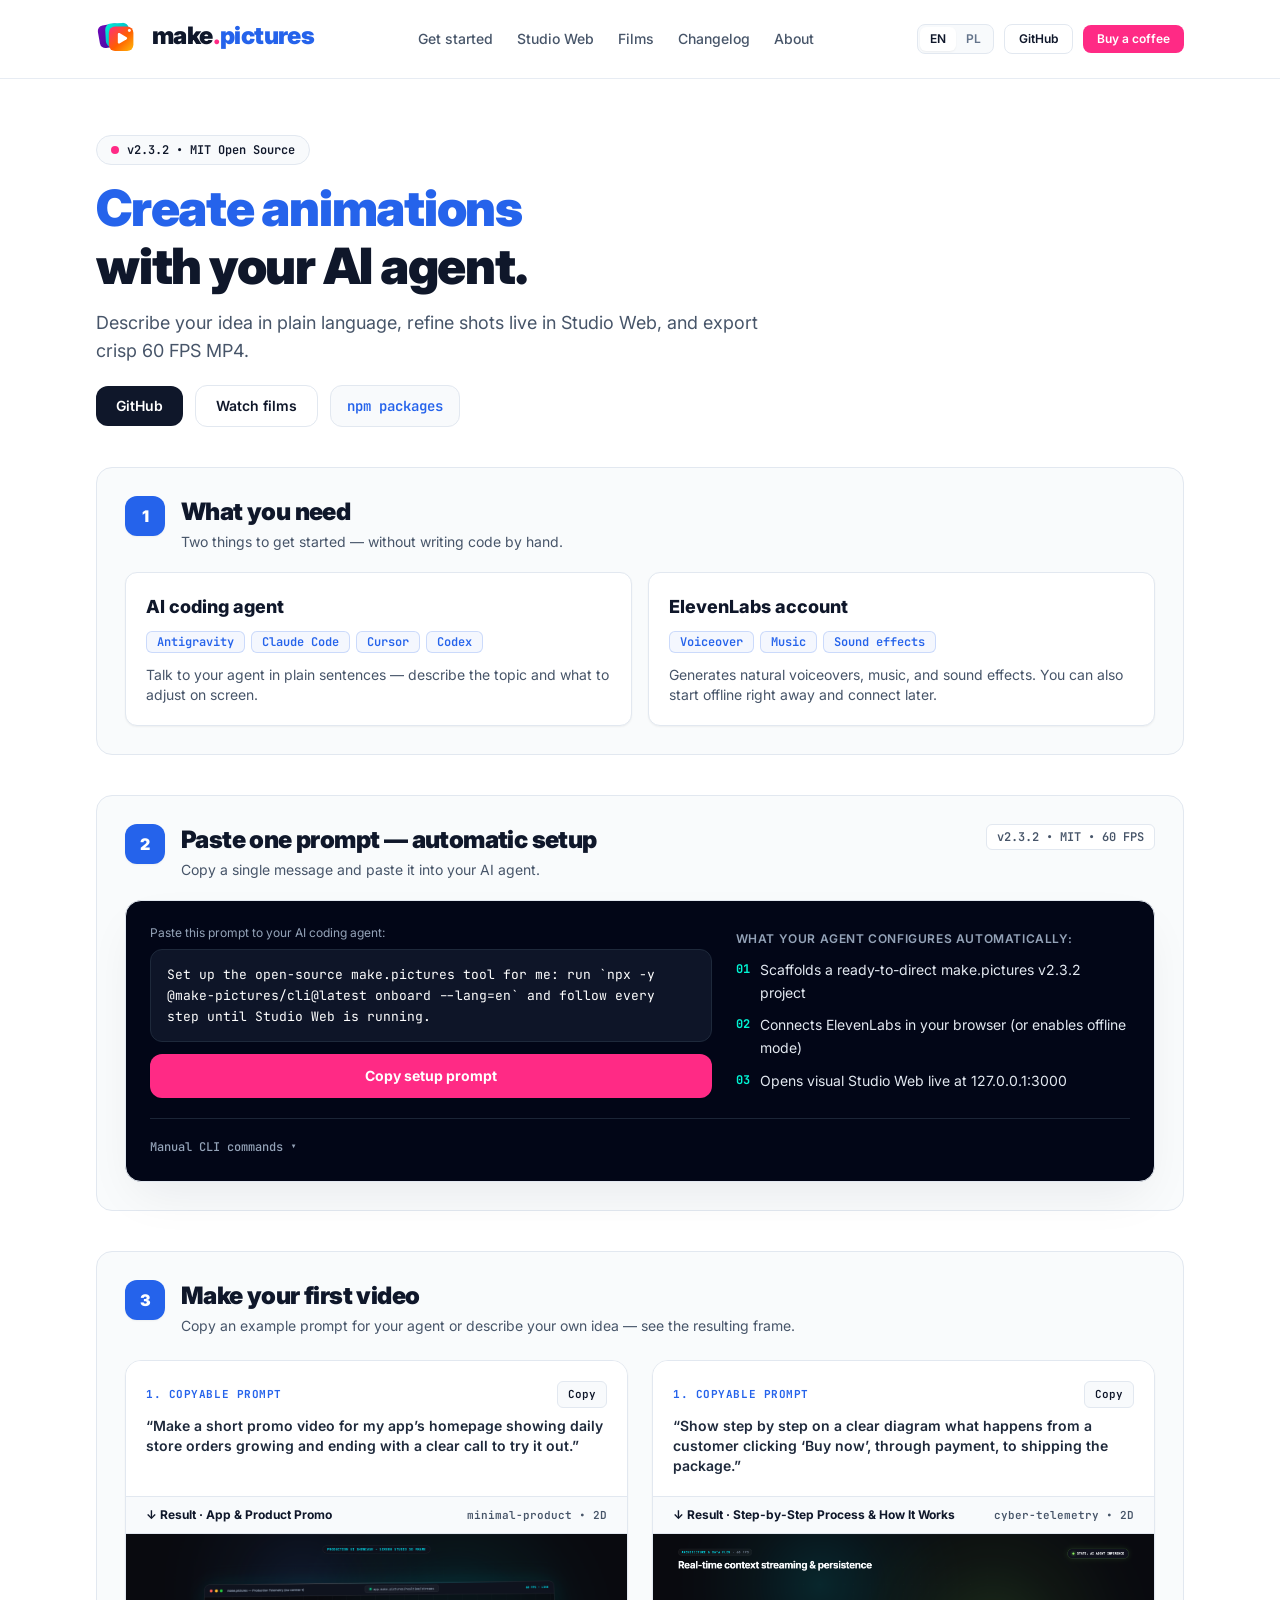
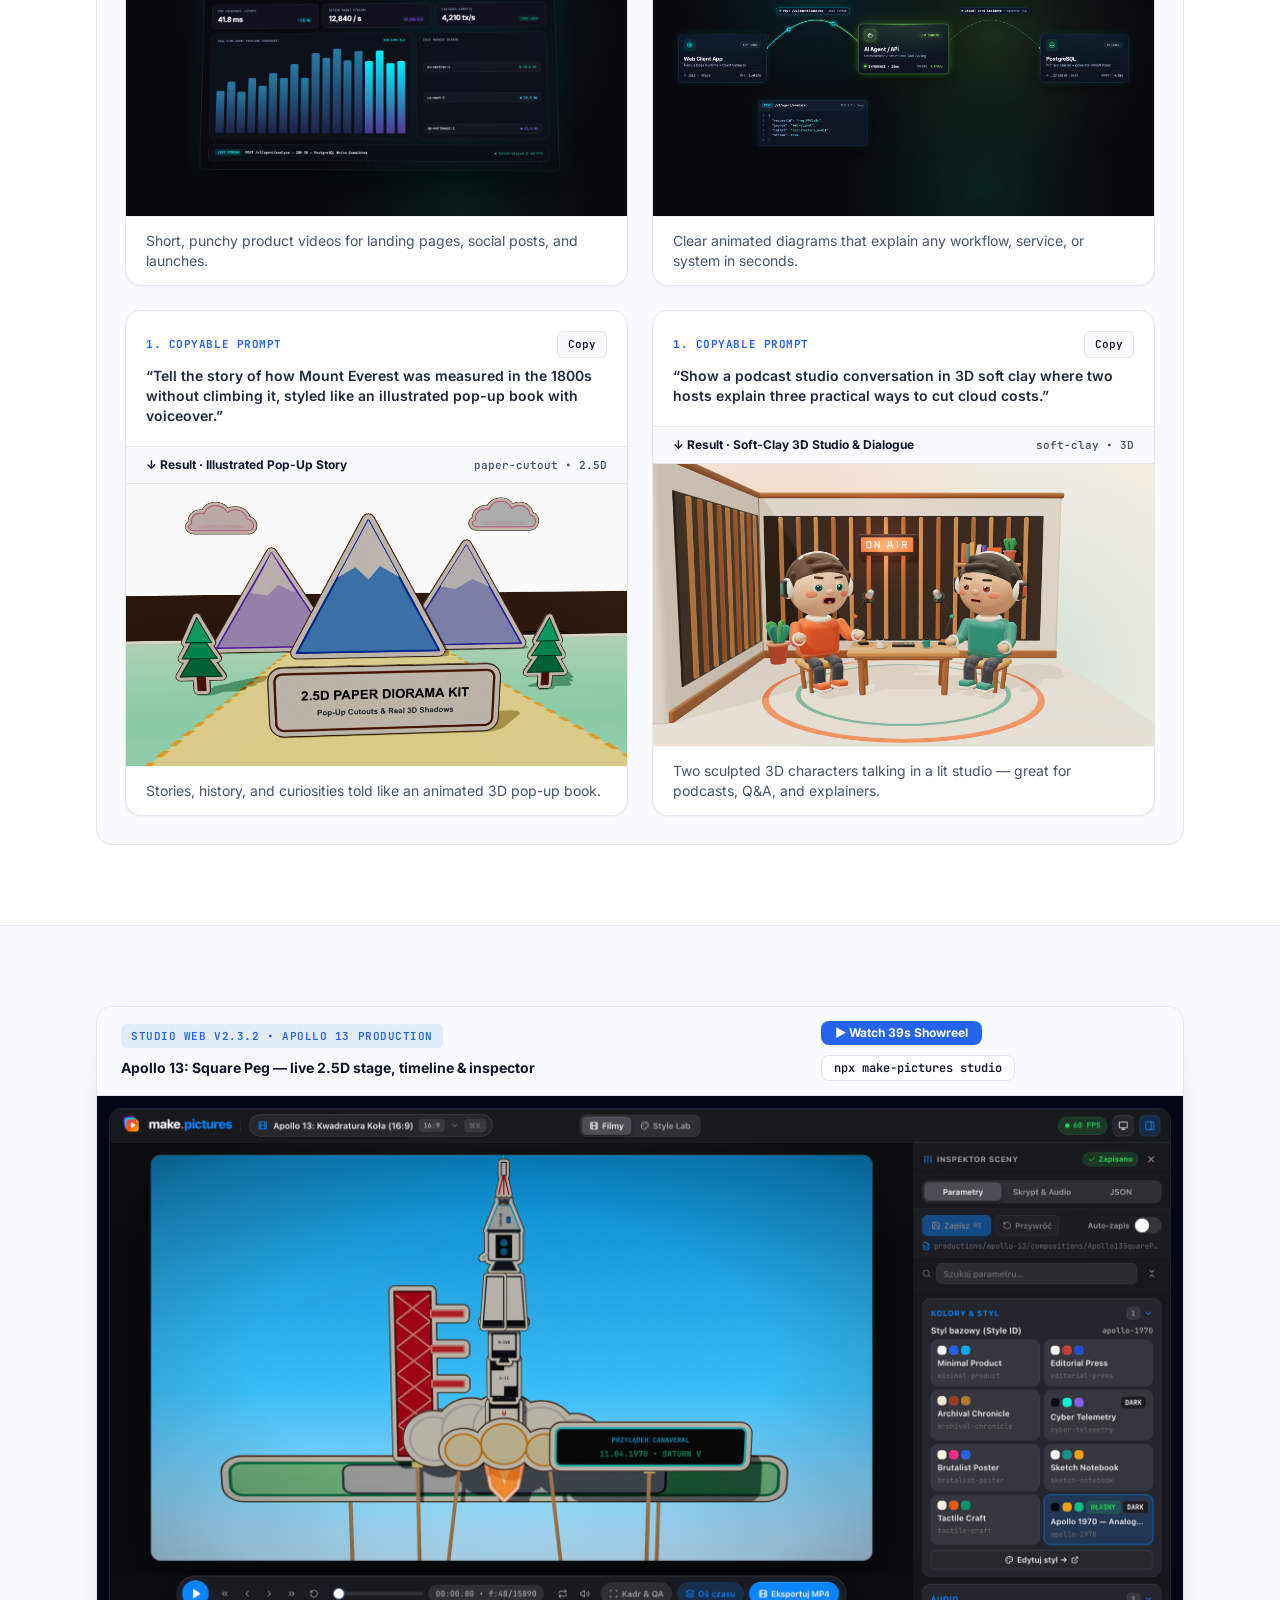
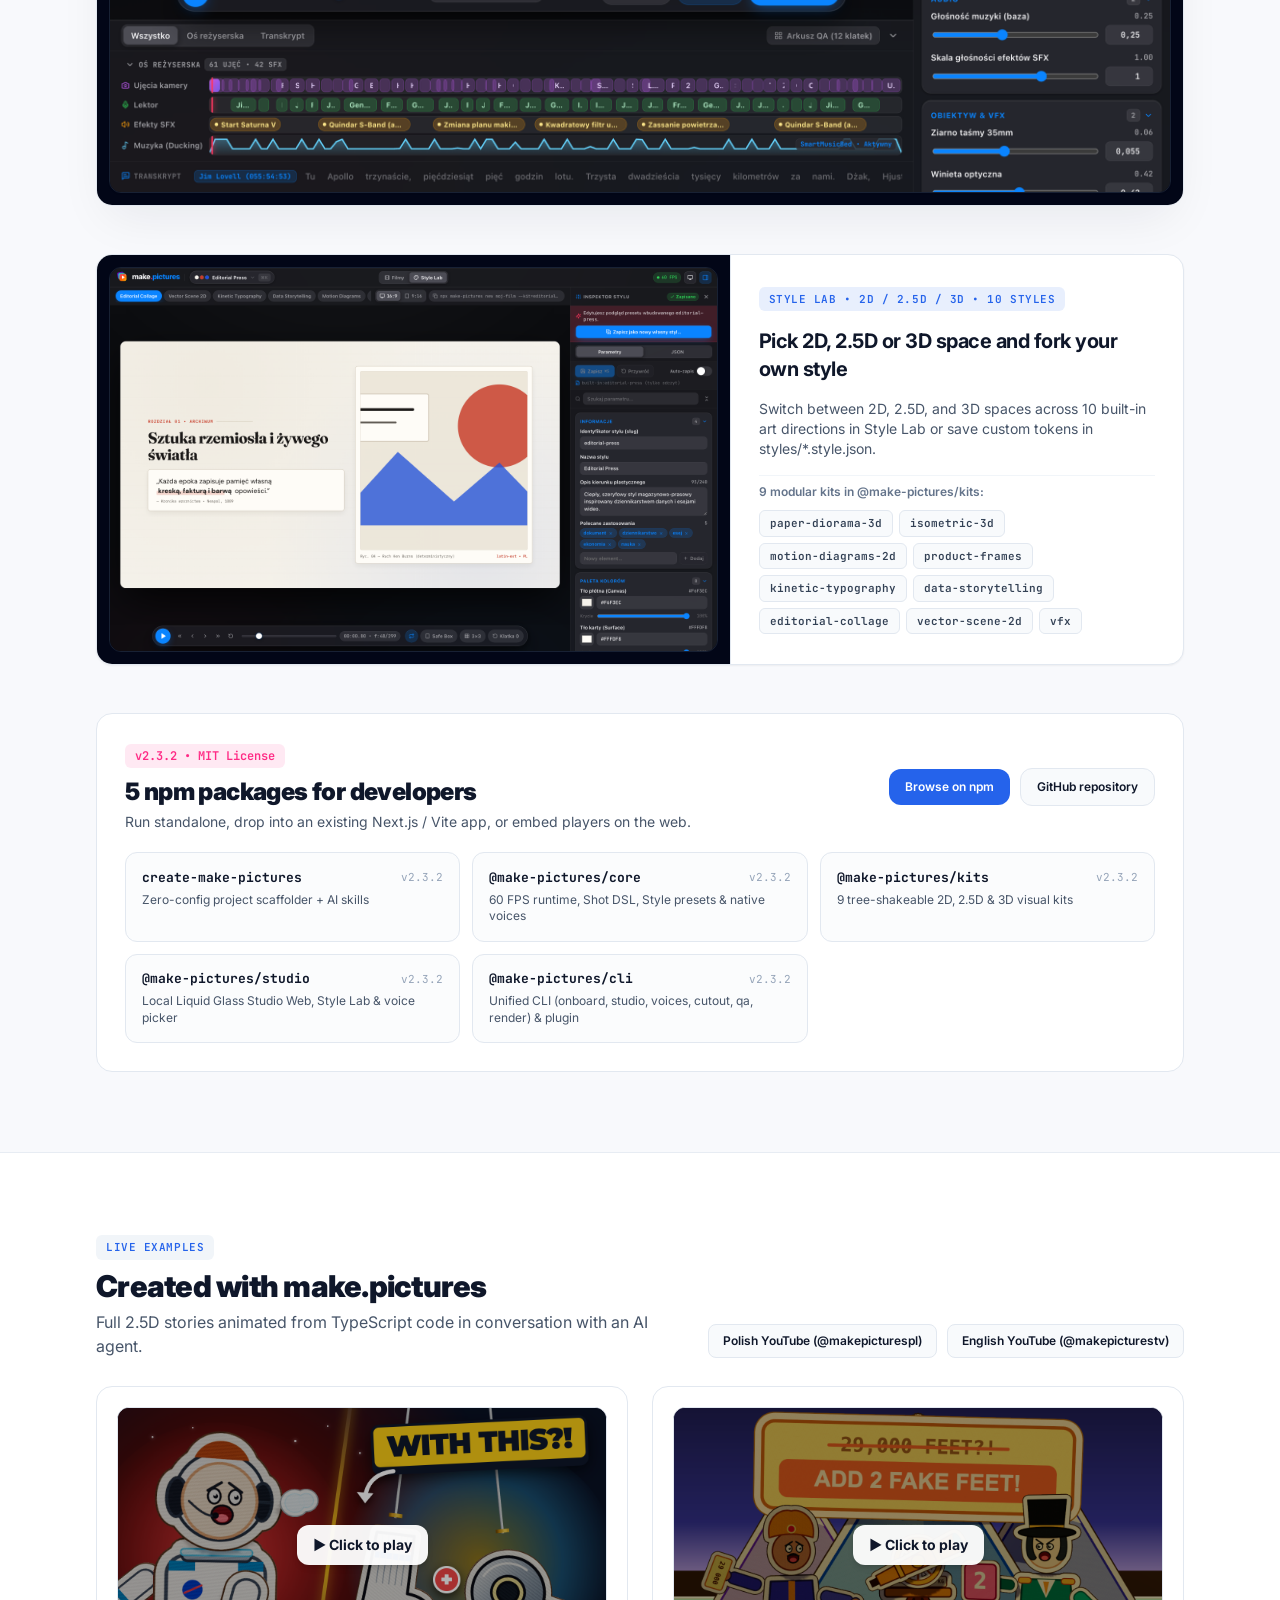
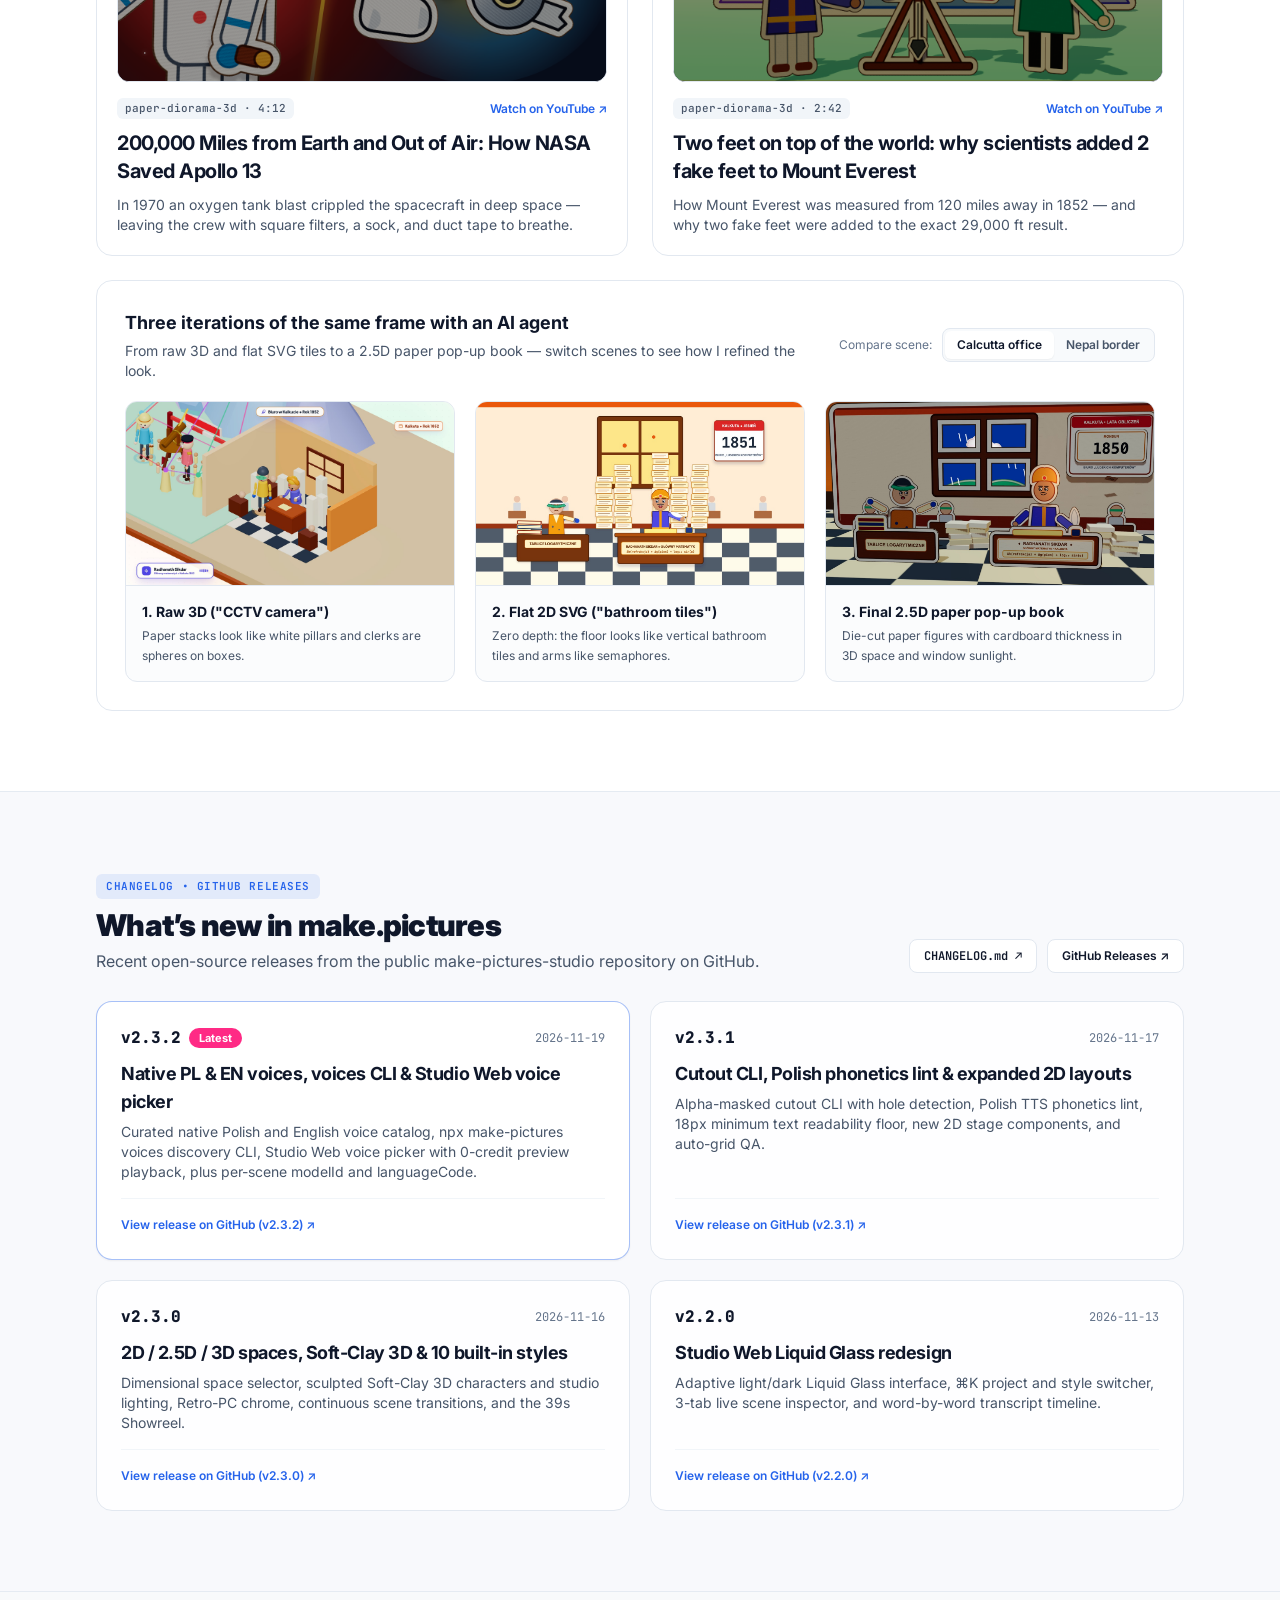
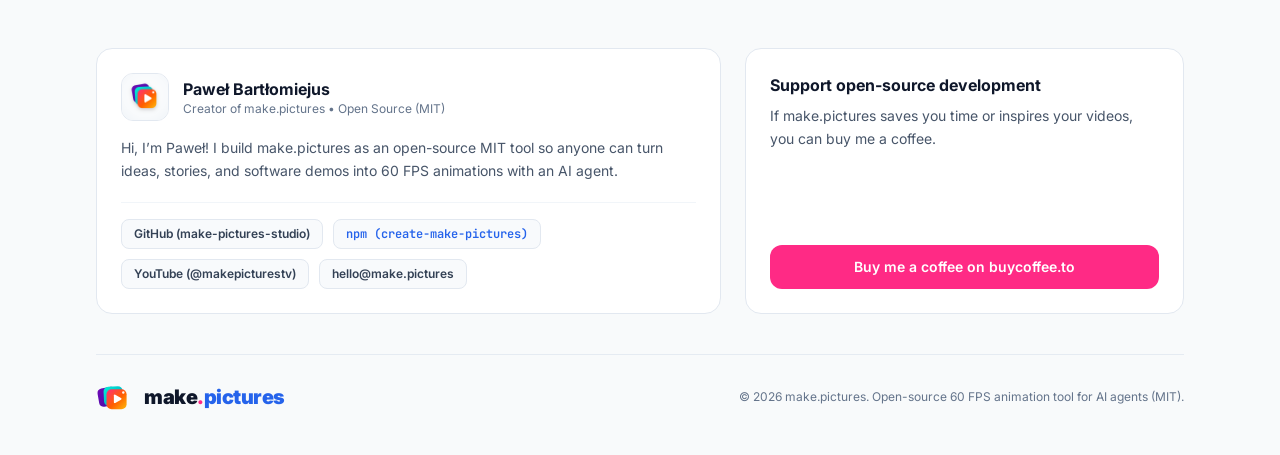
<file: index.html>
<!doctype html>
<html lang="en" class="scroll-smooth">
  <head>
    <meta charset="UTF-8" />
    <meta name="viewport" content="width=device-width, initial-scale=1.0" />
    <title>make.pictures — Create 60 FPS animations with your AI agent (Open Source MIT)</title>
    <meta
      name="description"
      content="Open-source 60 FPS animation tool (MIT). Paste one prompt in Antigravity, Claude Code, or Cursor, preview live in Studio Web, and export crisp MP4."
    />
    <meta property="og:title" content="make.pictures — Create 60 FPS animations with your AI agent" />
    <meta
      property="og:description"
      content="Paste one prompt into your AI coding agent, preview scenes live in Studio Web & Style Lab, and export 60 FPS MP4."
    />
    <meta property="og:image" content="/showcase/studio-apollo-13.png" />
    <link rel="icon" type="image/svg+xml" href="/brand/make-pictures-mark.svg" />
    <link rel="preconnect" href="https://fonts.googleapis.com" />
    <link rel="preconnect" href="https://fonts.gstatic.com" crossorigin />
    <link
      href="https://fonts.googleapis.com/css2?family=Inter:wght@400;500;600;700;800;900&family=JetBrains+Mono:wght@400;500;600;700&display=swap"
      rel="stylesheet"
    />
    <script
      defer
      src="https://cloud.umami.is/script.js"
      data-website-id="d362049c-628e-4a34-8afb-c1a1a47db16b"
    ></script>
    <script type="module" crossorigin src="/assets/index-BexYeAg6.js"></script>
    <link rel="stylesheet" crossorigin href="/assets/index-C5K-pP7N.css">
  </head>
  <body class="overflow-x-hidden bg-white text-brand-ink antialiased selection:bg-brand-coral/15 selection:text-brand-coral">
    <div id="root"></div>
  </body>
</html>
</file>
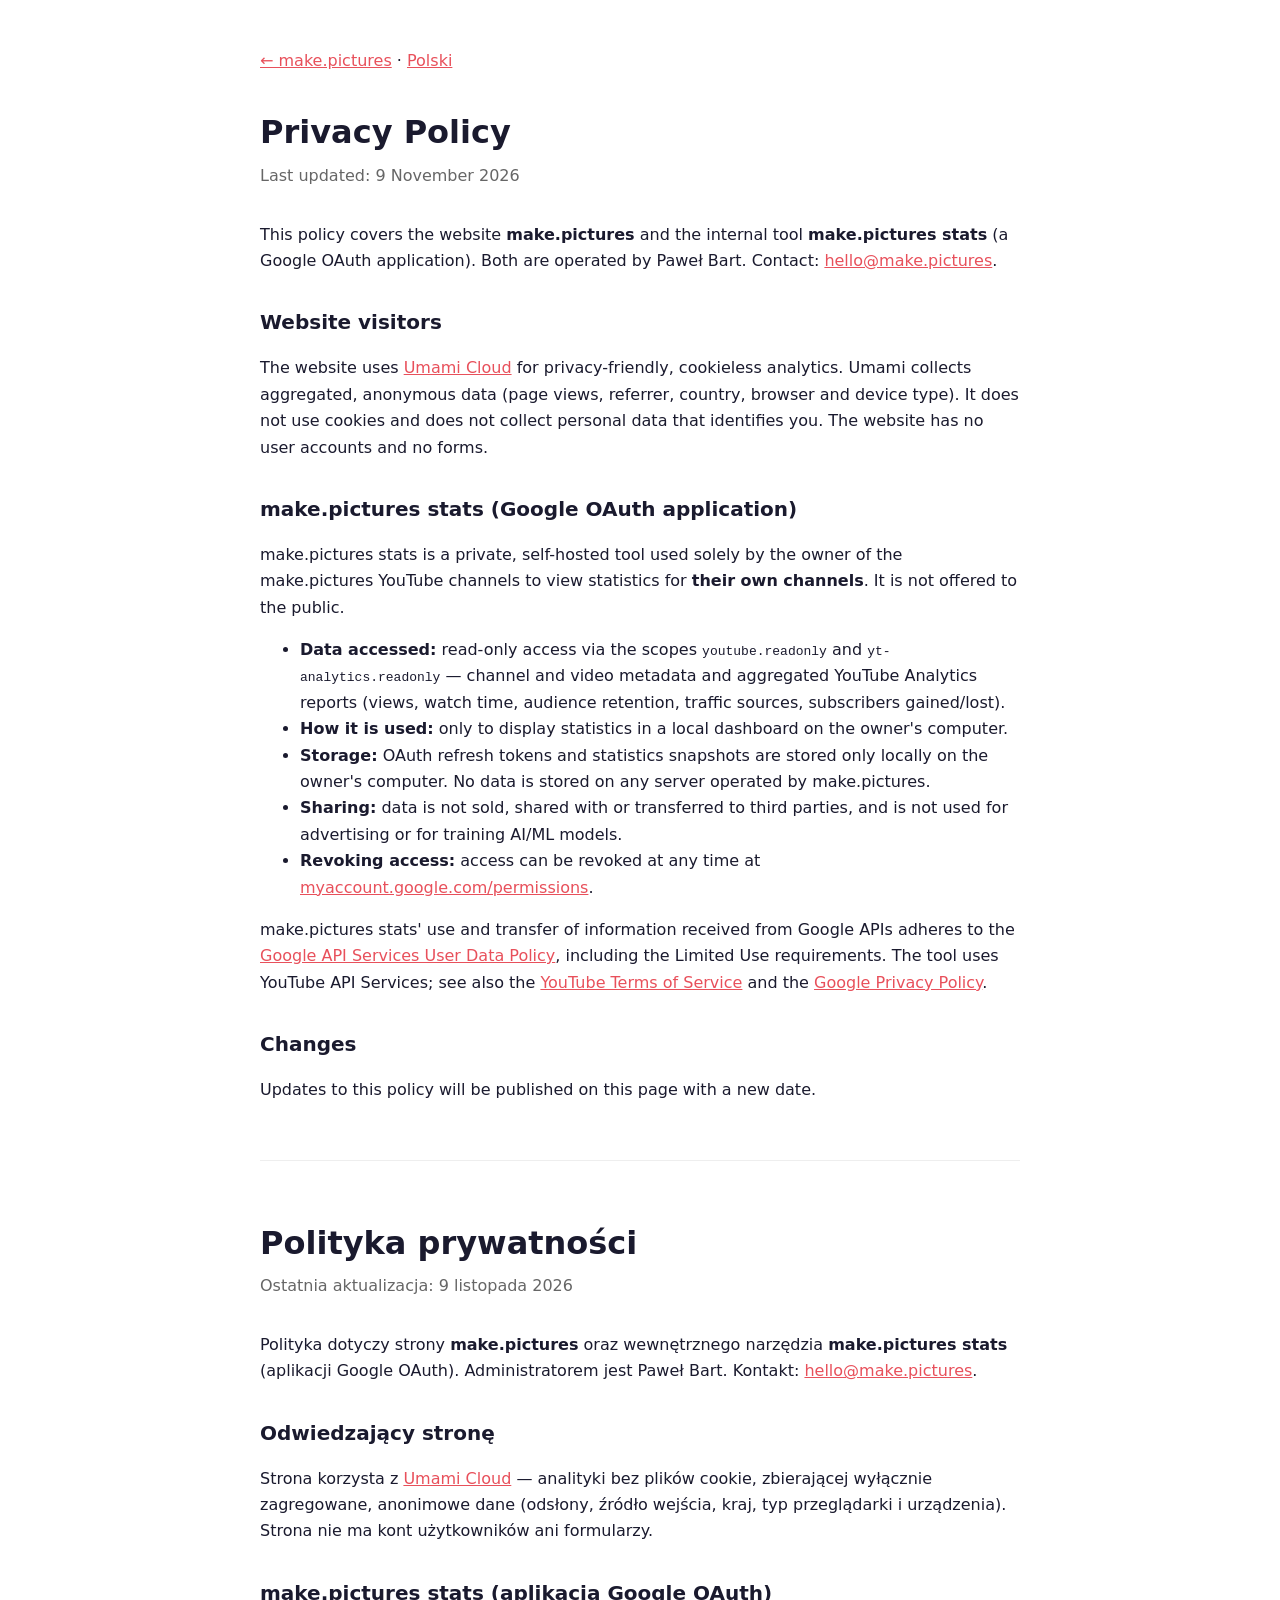
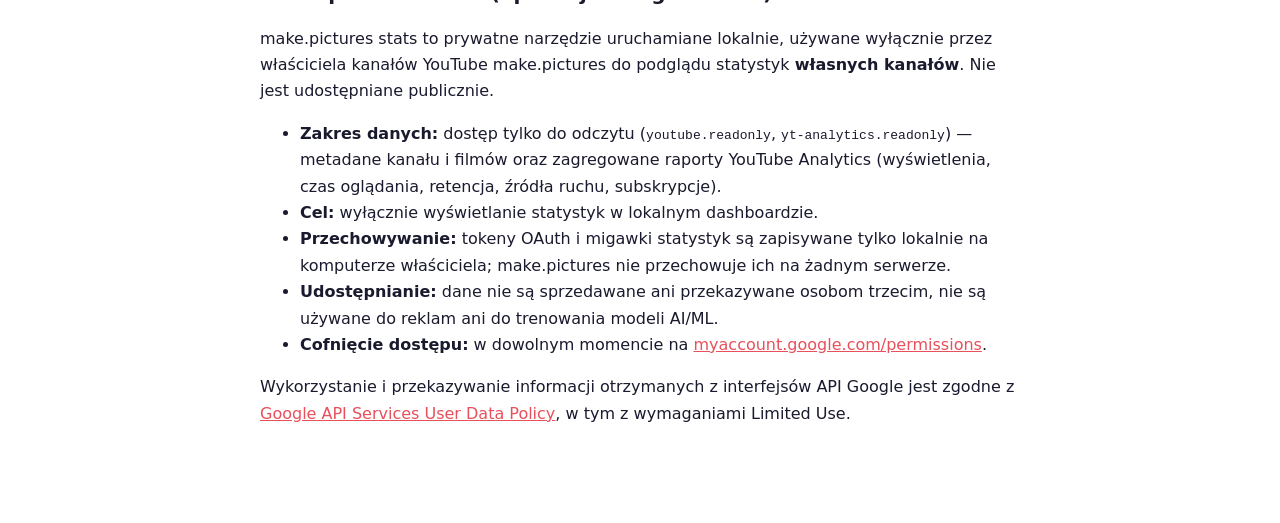
<file: privacy/index.html>
<!doctype html>
<html lang="en">
  <head>
    <meta charset="UTF-8" />
    <meta name="viewport" content="width=device-width, initial-scale=1.0" />
    <title>Privacy Policy — make.pictures</title>
    <meta name="description" content="Privacy policy for the make.pictures website and the make.pictures stats tool." />
    <link rel="icon" type="image/svg+xml" href="/brand/make-pictures-mark.svg" />
    <style>
      :root { color-scheme: light; }
      body {
        margin: 0;
        font-family: Inter, system-ui, -apple-system, 'Segoe UI', Roboto, sans-serif;
        line-height: 1.65;
        color: #1a1a2e;
        background: #fff;
      }
      main { max-width: 760px; margin: 0 auto; padding: 48px 24px 80px; }
      h1 { font-size: 2rem; margin: 0 0 4px; }
      h2 { font-size: 1.25rem; margin: 32px 0 8px; }
      .meta { color: #666; margin: 0 0 32px; }
      a { color: #e8505b; }
      hr { border: 0; border-top: 1px solid #eee; margin: 56px 0; }
      nav { margin-bottom: 32px; }
    </style>
  </head>
  <body>
    <main>
      <nav><a href="/">← make.pictures</a> · <a href="#pl">Polski</a></nav>

      <section lang="en">
        <h1>Privacy Policy</h1>
        <p class="meta">Last updated: 9 November 2026</p>

        <p>
          This policy covers the website <strong>make.pictures</strong> and the internal tool
          <strong>make.pictures stats</strong> (a Google OAuth application). Both are operated by
          Paweł Bart. Contact: <a href="mailto:hello@make.pictures">hello@make.pictures</a>.
        </p>

        <h2>Website visitors</h2>
        <p>
          The website uses <a href="https://umami.is" rel="noopener">Umami Cloud</a> for privacy-friendly,
          cookieless analytics. Umami collects aggregated, anonymous data (page views, referrer, country,
          browser and device type). It does not use cookies and does not collect personal data that
          identifies you. The website has no user accounts and no forms.
        </p>

        <h2>make.pictures stats (Google OAuth application)</h2>
        <p>
          make.pictures stats is a private, self-hosted tool used solely by the owner of the make.pictures
          YouTube channels to view statistics for <strong>their own channels</strong>. It is not offered
          to the public.
        </p>
        <ul>
          <li>
            <strong>Data accessed:</strong> read-only access via the scopes
            <code>youtube.readonly</code> and <code>yt-analytics.readonly</code> — channel and video
            metadata and aggregated YouTube Analytics reports (views, watch time, audience retention,
            traffic sources, subscribers gained/lost).
          </li>
          <li>
            <strong>How it is used:</strong> only to display statistics in a local dashboard on the
            owner's computer.
          </li>
          <li>
            <strong>Storage:</strong> OAuth refresh tokens and statistics snapshots are stored only
            locally on the owner's computer. No data is stored on any server operated by make.pictures.
          </li>
          <li>
            <strong>Sharing:</strong> data is not sold, shared with or transferred to third parties, and
            is not used for advertising or for training AI/ML models.
          </li>
          <li>
            <strong>Revoking access:</strong> access can be revoked at any time at
            <a href="https://myaccount.google.com/permissions" rel="noopener">myaccount.google.com/permissions</a>.
          </li>
        </ul>
        <p>
          make.pictures stats' use and transfer of information received from Google APIs adheres to the
          <a href="https://developers.google.com/terms/api-services-user-data-policy" rel="noopener"
            >Google API Services User Data Policy</a
          >, including the Limited Use requirements. The tool uses YouTube API Services; see also the
          <a href="https://www.youtube.com/t/terms" rel="noopener">YouTube Terms of Service</a> and the
          <a href="https://policies.google.com/privacy" rel="noopener">Google Privacy Policy</a>.
        </p>

        <h2>Changes</h2>
        <p>Updates to this policy will be published on this page with a new date.</p>
      </section>

      <hr />

      <section id="pl" lang="pl">
        <h1>Polityka prywatności</h1>
        <p class="meta">Ostatnia aktualizacja: 9 listopada 2026</p>

        <p>
          Polityka dotyczy strony <strong>make.pictures</strong> oraz wewnętrznego narzędzia
          <strong>make.pictures stats</strong> (aplikacji Google OAuth). Administratorem jest Paweł Bart.
          Kontakt: <a href="mailto:hello@make.pictures">hello@make.pictures</a>.
        </p>

        <h2>Odwiedzający stronę</h2>
        <p>
          Strona korzysta z <a href="https://umami.is" rel="noopener">Umami Cloud</a> — analityki bez
          plików cookie, zbierającej wyłącznie zagregowane, anonimowe dane (odsłony, źródło wejścia, kraj,
          typ przeglądarki i urządzenia). Strona nie ma kont użytkowników ani formularzy.
        </p>

        <h2>make.pictures stats (aplikacja Google OAuth)</h2>
        <p>
          make.pictures stats to prywatne narzędzie uruchamiane lokalnie, używane wyłącznie przez
          właściciela kanałów YouTube make.pictures do podglądu statystyk <strong>własnych kanałów</strong>.
          Nie jest udostępniane publicznie.
        </p>
        <ul>
          <li>
            <strong>Zakres danych:</strong> dostęp tylko do odczytu (<code>youtube.readonly</code>,
            <code>yt-analytics.readonly</code>) — metadane kanału i filmów oraz zagregowane raporty
            YouTube Analytics (wyświetlenia, czas oglądania, retencja, źródła ruchu, subskrypcje).
          </li>
          <li><strong>Cel:</strong> wyłącznie wyświetlanie statystyk w lokalnym dashboardzie.</li>
          <li>
            <strong>Przechowywanie:</strong> tokeny OAuth i migawki statystyk są zapisywane tylko lokalnie
            na komputerze właściciela; make.pictures nie przechowuje ich na żadnym serwerze.
          </li>
          <li>
            <strong>Udostępnianie:</strong> dane nie są sprzedawane ani przekazywane osobom trzecim, nie
            są używane do reklam ani do trenowania modeli AI/ML.
          </li>
          <li>
            <strong>Cofnięcie dostępu:</strong> w dowolnym momencie na
            <a href="https://myaccount.google.com/permissions" rel="noopener">myaccount.google.com/permissions</a>.
          </li>
        </ul>
        <p>
          Wykorzystanie i przekazywanie informacji otrzymanych z interfejsów API Google jest zgodne z
          <a href="https://developers.google.com/terms/api-services-user-data-policy" rel="noopener"
            >Google API Services User Data Policy</a
          >, w tym z wymaganiami Limited Use.
        </p>
      </section>
    </main>
  </body>
</html>
</file>
<file: assets/index-C5K-pP7N.css>
*,:before,:after{--tw-border-spacing-x: 0;--tw-border-spacing-y: 0;--tw-translate-x: 0;--tw-translate-y: 0;--tw-rotate: 0;--tw-skew-x: 0;--tw-skew-y: 0;--tw-scale-x: 1;--tw-scale-y: 1;--tw-pan-x: ;--tw-pan-y: ;--tw-pinch-zoom: ;--tw-scroll-snap-strictness: proximity;--tw-gradient-from-position: ;--tw-gradient-via-position: ;--tw-gradient-to-position: ;--tw-ordinal: ;--tw-slashed-zero: ;--tw-numeric-figure: ;--tw-numeric-spacing: ;--tw-numeric-fraction: ;--tw-ring-inset: ;--tw-ring-offset-width: 0px;--tw-ring-offset-color: #fff;--tw-ring-color: rgb(59 130 246 / .5);--tw-ring-offset-shadow: 0 0 #0000;--tw-ring-shadow: 0 0 #0000;--tw-shadow: 0 0 #0000;--tw-shadow-colored: 0 0 #0000;--tw-blur: ;--tw-brightness: ;--tw-contrast: ;--tw-grayscale: ;--tw-hue-rotate: ;--tw-invert: ;--tw-saturate: ;--tw-sepia: ;--tw-drop-shadow: ;--tw-backdrop-blur: ;--tw-backdrop-brightness: ;--tw-backdrop-contrast: ;--tw-backdrop-grayscale: ;--tw-backdrop-hue-rotate: ;--tw-backdrop-invert: ;--tw-backdrop-opacity: ;--tw-backdrop-saturate: ;--tw-backdrop-sepia: ;--tw-contain-size: ;--tw-contain-layout: ;--tw-contain-paint: ;--tw-contain-style: }::backdrop{--tw-border-spacing-x: 0;--tw-border-spacing-y: 0;--tw-translate-x: 0;--tw-translate-y: 0;--tw-rotate: 0;--tw-skew-x: 0;--tw-skew-y: 0;--tw-scale-x: 1;--tw-scale-y: 1;--tw-pan-x: ;--tw-pan-y: ;--tw-pinch-zoom: ;--tw-scroll-snap-strictness: proximity;--tw-gradient-from-position: ;--tw-gradient-via-position: ;--tw-gradient-to-position: ;--tw-ordinal: ;--tw-slashed-zero: ;--tw-numeric-figure: ;--tw-numeric-spacing: ;--tw-numeric-fraction: ;--tw-ring-inset: ;--tw-ring-offset-width: 0px;--tw-ring-offset-color: #fff;--tw-ring-color: rgb(59 130 246 / .5);--tw-ring-offset-shadow: 0 0 #0000;--tw-ring-shadow: 0 0 #0000;--tw-shadow: 0 0 #0000;--tw-shadow-colored: 0 0 #0000;--tw-blur: ;--tw-brightness: ;--tw-contrast: ;--tw-grayscale: ;--tw-hue-rotate: ;--tw-invert: ;--tw-saturate: ;--tw-sepia: ;--tw-drop-shadow: ;--tw-backdrop-blur: ;--tw-backdrop-brightness: ;--tw-backdrop-contrast: ;--tw-backdrop-grayscale: ;--tw-backdrop-hue-rotate: ;--tw-backdrop-invert: ;--tw-backdrop-opacity: ;--tw-backdrop-saturate: ;--tw-backdrop-sepia: ;--tw-contain-size: ;--tw-contain-layout: ;--tw-contain-paint: ;--tw-contain-style: }*,:before,:after{box-sizing:border-box;border-width:0;border-style:solid;border-color:#e5e7eb}:before,:after{--tw-content: ""}html,:host{line-height:1.5;-webkit-text-size-adjust:100%;-moz-tab-size:4;-o-tab-size:4;tab-size:4;font-family:Inter,-apple-system,BlinkMacSystemFont,sans-serif;font-feature-settings:normal;font-variation-settings:normal;-webkit-tap-highlight-color:transparent}body{margin:0;line-height:inherit}hr{height:0;color:inherit;border-top-width:1px}abbr:where([title]){-webkit-text-decoration:underline dotted;text-decoration:underline dotted}h1,h2,h3,h4,h5,h6{font-size:inherit;font-weight:inherit}a{color:inherit;text-decoration:inherit}b,strong{font-weight:bolder}code,kbd,samp,pre{font-family:JetBrains Mono,ui-monospace,SFMono-Regular,monospace;font-feature-settings:normal;font-variation-settings:normal;font-size:1em}small{font-size:80%}sub,sup{font-size:75%;line-height:0;position:relative;vertical-align:baseline}sub{bottom:-.25em}sup{top:-.5em}table{text-indent:0;border-color:inherit;border-collapse:collapse}button,input,optgroup,select,textarea{font-family:inherit;font-feature-settings:inherit;font-variation-settings:inherit;font-size:100%;font-weight:inherit;line-height:inherit;letter-spacing:inherit;color:inherit;margin:0;padding:0}button,select{text-transform:none}button,input:where([type=button]),input:where([type=reset]),input:where([type=submit]){-webkit-appearance:button;background-color:transparent;background-image:none}:-moz-focusring{outline:auto}:-moz-ui-invalid{box-shadow:none}progress{vertical-align:baseline}::-webkit-inner-spin-button,::-webkit-outer-spin-button{height:auto}[type=search]{-webkit-appearance:textfield;outline-offset:-2px}::-webkit-search-decoration{-webkit-appearance:none}::-webkit-file-upload-button{-webkit-appearance:button;font:inherit}summary{display:list-item}blockquote,dl,dd,h1,h2,h3,h4,h5,h6,hr,figure,p,pre{margin:0}fieldset{margin:0;padding:0}legend{padding:0}ol,ul,menu{list-style:none;margin:0;padding:0}dialog{padding:0}textarea{resize:vertical}input::-moz-placeholder,textarea::-moz-placeholder{opacity:1;color:#9ca3af}input::placeholder,textarea::placeholder{opacity:1;color:#9ca3af}button,[role=button]{cursor:pointer}:disabled{cursor:default}img,svg,video,canvas,audio,iframe,embed,object{display:block;vertical-align:middle}img,video{max-width:100%;height:auto}[hidden]:where(:not([hidden=until-found])){display:none}html{font-family:Inter,-apple-system,BlinkMacSystemFont,sans-serif;background-color:#f8fafc;color:#0f172a}.static{position:static}.absolute{position:absolute}.relative{position:relative}.sticky{position:sticky}.inset-0{top:0;right:0;bottom:0;left:0}.top-0{top:0}.z-30{z-index:30}.z-50{z-index:50}.mx-auto{margin-left:auto;margin-right:auto}.mb-1{margin-bottom:.25rem}.mb-2{margin-bottom:.5rem}.mb-2\.5{margin-bottom:.625rem}.mt-0\.5{margin-top:.125rem}.mt-1{margin-top:.25rem}.mt-1\.5{margin-top:.375rem}.mt-10{margin-top:2.5rem}.mt-2{margin-top:.5rem}.mt-2\.5{margin-top:.625rem}.mt-3{margin-top:.75rem}.mt-4{margin-top:1rem}.mt-5{margin-top:1.25rem}.mt-6{margin-top:1.5rem}.mt-7{margin-top:1.75rem}.line-clamp-1{overflow:hidden;display:-webkit-box;-webkit-box-orient:vertical;-webkit-line-clamp:1}.line-clamp-2{overflow:hidden;display:-webkit-box;-webkit-box-orient:vertical;-webkit-line-clamp:2}.block{display:block}.inline-block{display:inline-block}.inline{display:inline}.flex{display:flex}.inline-flex{display:inline-flex}.table{display:table}.grid{display:grid}.hidden{display:none}.aspect-video{aspect-ratio:16 / 9}.h-1\.5{height:.375rem}.h-10{height:2.5rem}.h-11{height:2.75rem}.h-12{height:3rem}.h-14{height:3.5rem}.h-16{height:4rem}.h-2{height:.5rem}.h-2\.5{height:.625rem}.h-3{height:.75rem}.h-3\.5{height:.875rem}.h-4{height:1rem}.h-5{height:1.25rem}.h-52{height:13rem}.h-9{height:2.25rem}.h-full{height:100%}.min-h-screen{min-height:100vh}.w-10{width:2.5rem}.w-11{width:2.75rem}.w-12{width:3rem}.w-14{width:3.5rem}.w-16{width:4rem}.w-2{width:.5rem}.w-2\.5{width:.625rem}.w-3{width:.75rem}.w-3\.5{width:.875rem}.w-4{width:1rem}.w-5{width:1.25rem}.w-9{width:2.25rem}.w-full{width:100%}.min-w-0{min-width:0px}.min-w-\[540px\]{min-width:540px}.max-w-2xl{max-width:42rem}.max-w-3xl{max-width:48rem}.max-w-6xl{max-width:72rem}.max-w-7xl{max-width:80rem}.max-w-xl{max-width:36rem}.flex-1{flex:1 1 0%}.shrink-0{flex-shrink:0}.border-collapse{border-collapse:collapse}.origin-center{transform-origin:center}.transform{transform:translate(var(--tw-translate-x),var(--tw-translate-y)) rotate(var(--tw-rotate)) skew(var(--tw-skew-x)) skewY(var(--tw-skew-y)) scaleX(var(--tw-scale-x)) scaleY(var(--tw-scale-y))}@keyframes spin{to{transform:rotate(360deg)}}.animate-spin{animation:spin 1s linear infinite}.cursor-pointer{cursor:pointer}.select-none{-webkit-user-select:none;-moz-user-select:none;user-select:none}.list-inside{list-style-position:inside}.list-decimal{list-style-type:decimal}.grid-cols-1{grid-template-columns:repeat(1,minmax(0,1fr))}.grid-cols-2{grid-template-columns:repeat(2,minmax(0,1fr))}.grid-cols-3{grid-template-columns:repeat(3,minmax(0,1fr))}.flex-col{flex-direction:column}.flex-wrap{flex-wrap:wrap}.items-start{align-items:flex-start}.items-center{align-items:center}.items-baseline{align-items:baseline}.justify-end{justify-content:flex-end}.justify-center{justify-content:center}.justify-between{justify-content:space-between}.gap-1{gap:.25rem}.gap-1\.5{gap:.375rem}.gap-2{gap:.5rem}.gap-2\.5{gap:.625rem}.gap-3{gap:.75rem}.gap-3\.5{gap:.875rem}.gap-4{gap:1rem}.gap-5{gap:1.25rem}.gap-6{gap:1.5rem}.space-y-1>:not([hidden])~:not([hidden]){--tw-space-y-reverse: 0;margin-top:calc(.25rem * calc(1 - var(--tw-space-y-reverse)));margin-bottom:calc(.25rem * var(--tw-space-y-reverse))}.space-y-1\.5>:not([hidden])~:not([hidden]){--tw-space-y-reverse: 0;margin-top:calc(.375rem * calc(1 - var(--tw-space-y-reverse)));margin-bottom:calc(.375rem * var(--tw-space-y-reverse))}.space-y-10>:not([hidden])~:not([hidden]){--tw-space-y-reverse: 0;margin-top:calc(2.5rem * calc(1 - var(--tw-space-y-reverse)));margin-bottom:calc(2.5rem * var(--tw-space-y-reverse))}.space-y-2>:not([hidden])~:not([hidden]){--tw-space-y-reverse: 0;margin-top:calc(.5rem * calc(1 - var(--tw-space-y-reverse)));margin-bottom:calc(.5rem * var(--tw-space-y-reverse))}.space-y-2\.5>:not([hidden])~:not([hidden]){--tw-space-y-reverse: 0;margin-top:calc(.625rem * calc(1 - var(--tw-space-y-reverse)));margin-bottom:calc(.625rem * var(--tw-space-y-reverse))}.space-y-3>:not([hidden])~:not([hidden]){--tw-space-y-reverse: 0;margin-top:calc(.75rem * calc(1 - var(--tw-space-y-reverse)));margin-bottom:calc(.75rem * var(--tw-space-y-reverse))}.space-y-4>:not([hidden])~:not([hidden]){--tw-space-y-reverse: 0;margin-top:calc(1rem * calc(1 - var(--tw-space-y-reverse)));margin-bottom:calc(1rem * var(--tw-space-y-reverse))}.space-y-5>:not([hidden])~:not([hidden]){--tw-space-y-reverse: 0;margin-top:calc(1.25rem * calc(1 - var(--tw-space-y-reverse)));margin-bottom:calc(1.25rem * var(--tw-space-y-reverse))}.space-y-8>:not([hidden])~:not([hidden]){--tw-space-y-reverse: 0;margin-top:calc(2rem * calc(1 - var(--tw-space-y-reverse)));margin-bottom:calc(2rem * var(--tw-space-y-reverse))}.divide-y>:not([hidden])~:not([hidden]){--tw-divide-y-reverse: 0;border-top-width:calc(1px * calc(1 - var(--tw-divide-y-reverse)));border-bottom-width:calc(1px * var(--tw-divide-y-reverse))}.divide-slate-100>:not([hidden])~:not([hidden]){--tw-divide-opacity: 1;border-color:rgb(241 245 249 / var(--tw-divide-opacity, 1))}.self-start{align-self:flex-start}.overflow-hidden{overflow:hidden}.overflow-x-auto{overflow-x:auto}.overflow-x-hidden{overflow-x:hidden}.scroll-smooth{scroll-behavior:smooth}.truncate{overflow:hidden;text-overflow:ellipsis;white-space:nowrap}.whitespace-nowrap{white-space:nowrap}.whitespace-pre-wrap{white-space:pre-wrap}.break-words{overflow-wrap:break-word}.rounded{border-radius:.25rem}.rounded-2xl{border-radius:1rem}.rounded-full{border-radius:9999px}.rounded-lg{border-radius:.5rem}.rounded-md{border-radius:.375rem}.rounded-xl{border-radius:.75rem}.border{border-width:1px}.border-y{border-top-width:1px;border-bottom-width:1px}.border-b{border-bottom-width:1px}.border-t{border-top-width:1px}.border-dashed{border-style:dashed}.border-amber-200{--tw-border-opacity: 1;border-color:rgb(253 230 138 / var(--tw-border-opacity, 1))}.border-amber-200\/80{border-color:#fde68acc}.border-amber-300{--tw-border-opacity: 1;border-color:rgb(252 211 77 / var(--tw-border-opacity, 1))}.border-blue-100{--tw-border-opacity: 1;border-color:rgb(219 234 254 / var(--tw-border-opacity, 1))}.border-blue-200{--tw-border-opacity: 1;border-color:rgb(191 219 254 / var(--tw-border-opacity, 1))}.border-brand-blue\/20{border-color:#2563eb33}.border-brand-blue\/40{border-color:#2563eb66}.border-emerald-200{--tw-border-opacity: 1;border-color:rgb(167 243 208 / var(--tw-border-opacity, 1))}.border-purple-200{--tw-border-opacity: 1;border-color:rgb(233 213 255 / var(--tw-border-opacity, 1))}.border-rose-200{--tw-border-opacity: 1;border-color:rgb(254 205 211 / var(--tw-border-opacity, 1))}.border-rose-300{--tw-border-opacity: 1;border-color:rgb(253 164 175 / var(--tw-border-opacity, 1))}.border-sky-200{--tw-border-opacity: 1;border-color:rgb(186 230 253 / var(--tw-border-opacity, 1))}.border-slate-100{--tw-border-opacity: 1;border-color:rgb(241 245 249 / var(--tw-border-opacity, 1))}.border-slate-200{--tw-border-opacity: 1;border-color:rgb(226 232 240 / var(--tw-border-opacity, 1))}.border-slate-200\/80{border-color:#e2e8f0cc}.border-slate-300{--tw-border-opacity: 1;border-color:rgb(203 213 225 / var(--tw-border-opacity, 1))}.border-slate-800{--tw-border-opacity: 1;border-color:rgb(30 41 59 / var(--tw-border-opacity, 1))}.border-slate-800\/80{border-color:#1e293bcc}.border-slate-800\/90{border-color:#1e293be6}.bg-\[\#F8FAFC\]{--tw-bg-opacity: 1;background-color:rgb(248 250 252 / var(--tw-bg-opacity, 1))}.bg-amber-100{--tw-bg-opacity: 1;background-color:rgb(254 243 199 / var(--tw-bg-opacity, 1))}.bg-amber-50{--tw-bg-opacity: 1;background-color:rgb(255 251 235 / var(--tw-bg-opacity, 1))}.bg-amber-50\/40{background-color:#fffbeb66}.bg-amber-50\/70{background-color:#fffbebb3}.bg-amber-50\/80{background-color:#fffbebcc}.bg-amber-500{--tw-bg-opacity: 1;background-color:rgb(245 158 11 / var(--tw-bg-opacity, 1))}.bg-black\/30{background-color:#0000004d}.bg-black\/35{background-color:#00000059}.bg-blue-50{--tw-bg-opacity: 1;background-color:rgb(239 246 255 / var(--tw-bg-opacity, 1))}.bg-blue-50\/70{background-color:#eff6ffb3}.bg-blue-50\/90{background-color:#eff6ffe6}.bg-blue-600,.bg-brand-blue{--tw-bg-opacity: 1;background-color:rgb(37 99 235 / var(--tw-bg-opacity, 1))}.bg-brand-blue\/10{background-color:#2563eb1a}.bg-brand-blue\/5{background-color:#2563eb0d}.bg-brand-coral{--tw-bg-opacity: 1;background-color:rgb(255 42 133 / var(--tw-bg-opacity, 1))}.bg-brand-coral\/10{background-color:#ff2a851a}.bg-brand-ink{--tw-bg-opacity: 1;background-color:rgb(15 23 42 / var(--tw-bg-opacity, 1))}.bg-brand-studio{--tw-bg-opacity: 1;background-color:rgb(248 250 252 / var(--tw-bg-opacity, 1))}.bg-emerald-100{--tw-bg-opacity: 1;background-color:rgb(209 250 229 / var(--tw-bg-opacity, 1))}.bg-emerald-50{--tw-bg-opacity: 1;background-color:rgb(236 253 245 / var(--tw-bg-opacity, 1))}.bg-emerald-50\/40{background-color:#ecfdf566}.bg-emerald-600{--tw-bg-opacity: 1;background-color:rgb(5 150 105 / var(--tw-bg-opacity, 1))}.bg-purple-100{--tw-bg-opacity: 1;background-color:rgb(243 232 255 / var(--tw-bg-opacity, 1))}.bg-purple-50{--tw-bg-opacity: 1;background-color:rgb(250 245 255 / var(--tw-bg-opacity, 1))}.bg-purple-600{--tw-bg-opacity: 1;background-color:rgb(147 51 234 / var(--tw-bg-opacity, 1))}.bg-rose-100{--tw-bg-opacity: 1;background-color:rgb(255 228 230 / var(--tw-bg-opacity, 1))}.bg-rose-50{--tw-bg-opacity: 1;background-color:rgb(255 241 242 / var(--tw-bg-opacity, 1))}.bg-rose-50\/40{background-color:#fff1f266}.bg-rose-600{--tw-bg-opacity: 1;background-color:rgb(225 29 72 / var(--tw-bg-opacity, 1))}.bg-sky-100{--tw-bg-opacity: 1;background-color:rgb(224 242 254 / var(--tw-bg-opacity, 1))}.bg-sky-50{--tw-bg-opacity: 1;background-color:rgb(240 249 255 / var(--tw-bg-opacity, 1))}.bg-sky-50\/40{background-color:#f0f9ff66}.bg-sky-50\/80{background-color:#f0f9ffcc}.bg-sky-500{--tw-bg-opacity: 1;background-color:rgb(14 165 233 / var(--tw-bg-opacity, 1))}.bg-sky-600{--tw-bg-opacity: 1;background-color:rgb(2 132 199 / var(--tw-bg-opacity, 1))}.bg-slate-100{--tw-bg-opacity: 1;background-color:rgb(241 245 249 / var(--tw-bg-opacity, 1))}.bg-slate-50{--tw-bg-opacity: 1;background-color:rgb(248 250 252 / var(--tw-bg-opacity, 1))}.bg-slate-50\/50{background-color:#f8fafc80}.bg-slate-50\/60{background-color:#f8fafc99}.bg-slate-50\/70{background-color:#f8fafcb3}.bg-slate-50\/80{background-color:#f8fafccc}.bg-slate-900{--tw-bg-opacity: 1;background-color:rgb(15 23 42 / var(--tw-bg-opacity, 1))}.bg-slate-900\/90{background-color:#0f172ae6}.bg-slate-900\/95{background-color:#0f172af2}.bg-slate-950{--tw-bg-opacity: 1;background-color:rgb(2 6 23 / var(--tw-bg-opacity, 1))}.bg-white{--tw-bg-opacity: 1;background-color:rgb(255 255 255 / var(--tw-bg-opacity, 1))}.bg-white\/90{background-color:#ffffffe6}.bg-white\/95{background-color:#fffffff2}.fill-current{fill:currentColor}.fill-slate-400{fill:#94a3b8}.fill-slate-500{fill:#64748b}.object-contain{-o-object-fit:contain;object-fit:contain}.object-cover{-o-object-fit:cover;object-fit:cover}.p-0\.5{padding:.125rem}.p-1{padding:.25rem}.p-2{padding:.5rem}.p-2\.5{padding:.625rem}.p-3{padding:.75rem}.p-4{padding:1rem}.p-5{padding:1.25rem}.p-6{padding:1.5rem}.p-8{padding:2rem}.px-1\.5{padding-left:.375rem;padding-right:.375rem}.px-2{padding-left:.5rem;padding-right:.5rem}.px-2\.5{padding-left:.625rem;padding-right:.625rem}.px-3{padding-left:.75rem;padding-right:.75rem}.px-3\.5{padding-left:.875rem;padding-right:.875rem}.px-4{padding-left:1rem;padding-right:1rem}.px-5{padding-left:1.25rem;padding-right:1.25rem}.py-0\.5{padding-top:.125rem;padding-bottom:.125rem}.py-1{padding-top:.25rem;padding-bottom:.25rem}.py-1\.5{padding-top:.375rem;padding-bottom:.375rem}.py-14{padding-top:3.5rem;padding-bottom:3.5rem}.py-2{padding-top:.5rem;padding-bottom:.5rem}.py-2\.5{padding-top:.625rem;padding-bottom:.625rem}.py-3{padding-top:.75rem;padding-bottom:.75rem}.py-3\.5{padding-top:.875rem;padding-bottom:.875rem}.py-4{padding-top:1rem;padding-bottom:1rem}.pb-10{padding-bottom:2.5rem}.pb-14{padding-bottom:3.5rem}.pb-16{padding-bottom:4rem}.pl-4{padding-left:1rem}.pt-1{padding-top:.25rem}.pt-10{padding-top:2.5rem}.pt-14{padding-top:3.5rem}.pt-2{padding-top:.5rem}.pt-3{padding-top:.75rem}.pt-3\.5{padding-top:.875rem}.pt-4{padding-top:1rem}.pt-6{padding-top:1.5rem}.pt-8{padding-top:2rem}.text-left{text-align:left}.text-center{text-align:center}.text-right{text-align:right}.font-mono{font-family:JetBrains Mono,ui-monospace,SFMono-Regular,monospace}.font-sans{font-family:Inter,-apple-system,BlinkMacSystemFont,sans-serif}.text-2xl{font-size:1.5rem;line-height:2rem}.text-3xl{font-size:1.875rem;line-height:2.25rem}.text-4xl{font-size:2.25rem;line-height:2.5rem}.text-\[10px\]{font-size:10px}.text-\[11px\]{font-size:11px}.text-base{font-size:1rem;line-height:1.5rem}.text-lg{font-size:1.125rem;line-height:1.75rem}.text-sm{font-size:.875rem;line-height:1.25rem}.text-xl{font-size:1.25rem;line-height:1.75rem}.text-xs{font-size:.75rem;line-height:1rem}.font-black{font-weight:900}.font-bold{font-weight:700}.font-extrabold{font-weight:800}.font-medium{font-weight:500}.font-normal{font-weight:400}.font-semibold{font-weight:600}.uppercase{text-transform:uppercase}.leading-none{line-height:1}.leading-relaxed{line-height:1.625}.leading-snug{line-height:1.375}.tracking-tight{letter-spacing:-.025em}.tracking-tighter{letter-spacing:-.05em}.tracking-wider{letter-spacing:.05em}.text-\[\#60A5FA\]{--tw-text-opacity: 1;color:rgb(96 165 250 / var(--tw-text-opacity, 1))}.text-amber-400{--tw-text-opacity: 1;color:rgb(251 191 36 / var(--tw-text-opacity, 1))}.text-amber-500{--tw-text-opacity: 1;color:rgb(245 158 11 / var(--tw-text-opacity, 1))}.text-amber-600{--tw-text-opacity: 1;color:rgb(217 119 6 / var(--tw-text-opacity, 1))}.text-amber-700{--tw-text-opacity: 1;color:rgb(180 83 9 / var(--tw-text-opacity, 1))}.text-amber-800{--tw-text-opacity: 1;color:rgb(146 64 14 / var(--tw-text-opacity, 1))}.text-amber-900{--tw-text-opacity: 1;color:rgb(120 53 15 / var(--tw-text-opacity, 1))}.text-blue-600{--tw-text-opacity: 1;color:rgb(37 99 235 / var(--tw-text-opacity, 1))}.text-blue-700{--tw-text-opacity: 1;color:rgb(29 78 216 / var(--tw-text-opacity, 1))}.text-blue-800{--tw-text-opacity: 1;color:rgb(30 64 175 / var(--tw-text-opacity, 1))}.text-blue-900{--tw-text-opacity: 1;color:rgb(30 58 138 / var(--tw-text-opacity, 1))}.text-brand-blue{--tw-text-opacity: 1;color:rgb(37 99 235 / var(--tw-text-opacity, 1))}.text-brand-coral{--tw-text-opacity: 1;color:rgb(255 42 133 / var(--tw-text-opacity, 1))}.text-brand-cyan{--tw-text-opacity: 1;color:rgb(0 245 212 / var(--tw-text-opacity, 1))}.text-brand-ink{--tw-text-opacity: 1;color:rgb(15 23 42 / var(--tw-text-opacity, 1))}.text-emerald-400{--tw-text-opacity: 1;color:rgb(52 211 153 / var(--tw-text-opacity, 1))}.text-emerald-700{--tw-text-opacity: 1;color:rgb(4 120 87 / var(--tw-text-opacity, 1))}.text-emerald-800{--tw-text-opacity: 1;color:rgb(6 95 70 / var(--tw-text-opacity, 1))}.text-purple-600{--tw-text-opacity: 1;color:rgb(147 51 234 / var(--tw-text-opacity, 1))}.text-purple-800{--tw-text-opacity: 1;color:rgb(107 33 168 / var(--tw-text-opacity, 1))}.text-rose-600{--tw-text-opacity: 1;color:rgb(225 29 72 / var(--tw-text-opacity, 1))}.text-rose-700{--tw-text-opacity: 1;color:rgb(190 18 60 / var(--tw-text-opacity, 1))}.text-rose-800{--tw-text-opacity: 1;color:rgb(159 18 57 / var(--tw-text-opacity, 1))}.text-rose-900{--tw-text-opacity: 1;color:rgb(136 19 55 / var(--tw-text-opacity, 1))}.text-sky-600{--tw-text-opacity: 1;color:rgb(2 132 199 / var(--tw-text-opacity, 1))}.text-sky-700{--tw-text-opacity: 1;color:rgb(3 105 161 / var(--tw-text-opacity, 1))}.text-sky-800{--tw-text-opacity: 1;color:rgb(7 89 133 / var(--tw-text-opacity, 1))}.text-sky-900{--tw-text-opacity: 1;color:rgb(12 74 110 / var(--tw-text-opacity, 1))}.text-slate-200{--tw-text-opacity: 1;color:rgb(226 232 240 / var(--tw-text-opacity, 1))}.text-slate-400{--tw-text-opacity: 1;color:rgb(148 163 184 / var(--tw-text-opacity, 1))}.text-slate-500{--tw-text-opacity: 1;color:rgb(100 116 139 / var(--tw-text-opacity, 1))}.text-slate-600{--tw-text-opacity: 1;color:rgb(71 85 105 / var(--tw-text-opacity, 1))}.text-slate-700{--tw-text-opacity: 1;color:rgb(51 65 85 / var(--tw-text-opacity, 1))}.text-slate-800{--tw-text-opacity: 1;color:rgb(30 41 59 / var(--tw-text-opacity, 1))}.text-slate-900{--tw-text-opacity: 1;color:rgb(15 23 42 / var(--tw-text-opacity, 1))}.text-white{--tw-text-opacity: 1;color:rgb(255 255 255 / var(--tw-text-opacity, 1))}.antialiased{-webkit-font-smoothing:antialiased;-moz-osx-font-smoothing:grayscale}.opacity-60{opacity:.6}.opacity-70{opacity:.7}.shadow-md{--tw-shadow: 0 4px 6px -1px rgb(0 0 0 / .1), 0 2px 4px -2px rgb(0 0 0 / .1);--tw-shadow-colored: 0 4px 6px -1px var(--tw-shadow-color), 0 2px 4px -2px var(--tw-shadow-color);box-shadow:var(--tw-ring-offset-shadow, 0 0 #0000),var(--tw-ring-shadow, 0 0 #0000),var(--tw-shadow)}.shadow-sm{--tw-shadow: 0 1px 2px 0 rgb(0 0 0 / .05);--tw-shadow-colored: 0 1px 2px 0 var(--tw-shadow-color);box-shadow:var(--tw-ring-offset-shadow, 0 0 #0000),var(--tw-ring-shadow, 0 0 #0000),var(--tw-shadow)}.shadow-studio{--tw-shadow: 0 20px 50px -12px rgba(15, 23, 42, .08);--tw-shadow-colored: 0 20px 50px -12px var(--tw-shadow-color);box-shadow:var(--tw-ring-offset-shadow, 0 0 #0000),var(--tw-ring-shadow, 0 0 #0000),var(--tw-shadow)}.filter{filter:var(--tw-blur) var(--tw-brightness) var(--tw-contrast) var(--tw-grayscale) var(--tw-hue-rotate) var(--tw-invert) var(--tw-saturate) var(--tw-sepia) var(--tw-drop-shadow)}.backdrop-blur{--tw-backdrop-blur: blur(8px);-webkit-backdrop-filter:var(--tw-backdrop-blur) var(--tw-backdrop-brightness) var(--tw-backdrop-contrast) var(--tw-backdrop-grayscale) var(--tw-backdrop-hue-rotate) var(--tw-backdrop-invert) var(--tw-backdrop-opacity) var(--tw-backdrop-saturate) var(--tw-backdrop-sepia);backdrop-filter:var(--tw-backdrop-blur) var(--tw-backdrop-brightness) var(--tw-backdrop-contrast) var(--tw-backdrop-grayscale) var(--tw-backdrop-hue-rotate) var(--tw-backdrop-invert) var(--tw-backdrop-opacity) var(--tw-backdrop-saturate) var(--tw-backdrop-sepia)}.backdrop-blur-md{--tw-backdrop-blur: blur(12px);-webkit-backdrop-filter:var(--tw-backdrop-blur) var(--tw-backdrop-brightness) var(--tw-backdrop-contrast) var(--tw-backdrop-grayscale) var(--tw-backdrop-hue-rotate) var(--tw-backdrop-invert) var(--tw-backdrop-opacity) var(--tw-backdrop-saturate) var(--tw-backdrop-sepia);backdrop-filter:var(--tw-backdrop-blur) var(--tw-backdrop-brightness) var(--tw-backdrop-contrast) var(--tw-backdrop-grayscale) var(--tw-backdrop-hue-rotate) var(--tw-backdrop-invert) var(--tw-backdrop-opacity) var(--tw-backdrop-saturate) var(--tw-backdrop-sepia)}.transition{transition-property:color,background-color,border-color,text-decoration-color,fill,stroke,opacity,box-shadow,transform,filter,backdrop-filter;transition-timing-function:cubic-bezier(.4,0,.2,1);transition-duration:.15s}.transition-all{transition-property:all;transition-timing-function:cubic-bezier(.4,0,.2,1);transition-duration:.15s}.transition-colors{transition-property:color,background-color,border-color,text-decoration-color,fill,stroke;transition-timing-function:cubic-bezier(.4,0,.2,1);transition-duration:.15s}.transition-opacity{transition-property:opacity;transition-timing-function:cubic-bezier(.4,0,.2,1);transition-duration:.15s}.transition-transform{transition-property:transform;transition-timing-function:cubic-bezier(.4,0,.2,1);transition-duration:.15s}.duration-300{transition-duration:.3s}.selection\:bg-brand-coral\/15 *::-moz-selection{background-color:#ff2a8526}.selection\:bg-brand-coral\/15 *::selection{background-color:#ff2a8526}.selection\:text-brand-coral *::-moz-selection{--tw-text-opacity: 1;color:rgb(255 42 133 / var(--tw-text-opacity, 1))}.selection\:text-brand-coral *::selection{--tw-text-opacity: 1;color:rgb(255 42 133 / var(--tw-text-opacity, 1))}.selection\:bg-brand-coral\/15::-moz-selection{background-color:#ff2a8526}.selection\:bg-brand-coral\/15::selection{background-color:#ff2a8526}.selection\:text-brand-coral::-moz-selection{--tw-text-opacity: 1;color:rgb(255 42 133 / var(--tw-text-opacity, 1))}.selection\:text-brand-coral::selection{--tw-text-opacity: 1;color:rgb(255 42 133 / var(--tw-text-opacity, 1))}.hover\:border-brand-blue:hover{--tw-border-opacity: 1;border-color:rgb(37 99 235 / var(--tw-border-opacity, 1))}.hover\:border-slate-400:hover{--tw-border-opacity: 1;border-color:rgb(148 163 184 / var(--tw-border-opacity, 1))}.hover\:bg-blue-100\/70:hover{background-color:#dbeafeb3}.hover\:bg-blue-700:hover{--tw-bg-opacity: 1;background-color:rgb(29 78 216 / var(--tw-bg-opacity, 1))}.hover\:bg-brand-coral:hover{--tw-bg-opacity: 1;background-color:rgb(255 42 133 / var(--tw-bg-opacity, 1))}.hover\:bg-slate-50:hover{--tw-bg-opacity: 1;background-color:rgb(248 250 252 / var(--tw-bg-opacity, 1))}.hover\:bg-slate-50\/80:hover{background-color:#f8fafccc}.hover\:bg-slate-800:hover{--tw-bg-opacity: 1;background-color:rgb(30 41 59 / var(--tw-bg-opacity, 1))}.hover\:bg-white:hover{--tw-bg-opacity: 1;background-color:rgb(255 255 255 / var(--tw-bg-opacity, 1))}.hover\:text-blue-600:hover,.hover\:text-brand-blue:hover{--tw-text-opacity: 1;color:rgb(37 99 235 / var(--tw-text-opacity, 1))}.hover\:text-brand-ink:hover{--tw-text-opacity: 1;color:rgb(15 23 42 / var(--tw-text-opacity, 1))}.hover\:text-rose-600:hover{--tw-text-opacity: 1;color:rgb(225 29 72 / var(--tw-text-opacity, 1))}.hover\:text-slate-200:hover{--tw-text-opacity: 1;color:rgb(226 232 240 / var(--tw-text-opacity, 1))}.hover\:text-slate-900:hover{--tw-text-opacity: 1;color:rgb(15 23 42 / var(--tw-text-opacity, 1))}.hover\:text-white:hover{--tw-text-opacity: 1;color:rgb(255 255 255 / var(--tw-text-opacity, 1))}.hover\:underline:hover{text-decoration-line:underline}.hover\:opacity-95:hover{opacity:.95}.focus\:outline-none:focus{outline:2px solid transparent;outline-offset:2px}.focus-visible\:ring-2:focus-visible{--tw-ring-offset-shadow: var(--tw-ring-inset) 0 0 0 var(--tw-ring-offset-width) var(--tw-ring-offset-color);--tw-ring-shadow: var(--tw-ring-inset) 0 0 0 calc(2px + var(--tw-ring-offset-width)) var(--tw-ring-color);box-shadow:var(--tw-ring-offset-shadow),var(--tw-ring-shadow),var(--tw-shadow, 0 0 #0000)}.focus-visible\:ring-brand-blue:focus-visible{--tw-ring-opacity: 1;--tw-ring-color: rgb(37 99 235 / var(--tw-ring-opacity, 1))}.disabled\:opacity-60:disabled{opacity:.6}.group:hover .group-hover\:-rotate-6{--tw-rotate: -6deg;transform:translate(var(--tw-translate-x),var(--tw-translate-y)) rotate(var(--tw-rotate)) skew(var(--tw-skew-x)) skewY(var(--tw-skew-y)) scaleX(var(--tw-scale-x)) scaleY(var(--tw-scale-y))}.group:hover .group-hover\:scale-105{--tw-scale-x: 1.05;--tw-scale-y: 1.05;transform:translate(var(--tw-translate-x),var(--tw-translate-y)) rotate(var(--tw-rotate)) skew(var(--tw-skew-x)) skewY(var(--tw-skew-y)) scaleX(var(--tw-scale-x)) scaleY(var(--tw-scale-y))}.group:hover .group-hover\:bg-black\/20{background-color:#0003}.group:hover .group-hover\:bg-brand-coral{--tw-bg-opacity: 1;background-color:rgb(255 42 133 / var(--tw-bg-opacity, 1))}.group:hover .group-hover\:text-brand-blue{--tw-text-opacity: 1;color:rgb(37 99 235 / var(--tw-text-opacity, 1))}.group:hover .group-hover\:text-white{--tw-text-opacity: 1;color:rgb(255 255 255 / var(--tw-text-opacity, 1))}@media(min-width:640px){.sm\:grid-cols-2{grid-template-columns:repeat(2,minmax(0,1fr))}.sm\:grid-cols-3{grid-template-columns:repeat(3,minmax(0,1fr))}.sm\:grid-cols-4{grid-template-columns:repeat(4,minmax(0,1fr))}.sm\:grid-cols-5{grid-template-columns:repeat(5,minmax(0,1fr))}.sm\:flex-row{flex-direction:row}.sm\:items-end{align-items:flex-end}.sm\:items-center{align-items:center}.sm\:justify-between{justify-content:space-between}.sm\:space-y-10>:not([hidden])~:not([hidden]){--tw-space-y-reverse: 0;margin-top:calc(2.5rem * calc(1 - var(--tw-space-y-reverse)));margin-bottom:calc(2.5rem * var(--tw-space-y-reverse))}.sm\:space-y-12>:not([hidden])~:not([hidden]){--tw-space-y-reverse: 0;margin-top:calc(3rem * calc(1 - var(--tw-space-y-reverse)));margin-bottom:calc(3rem * var(--tw-space-y-reverse))}.sm\:self-auto{align-self:auto}.sm\:p-3{padding:.75rem}.sm\:p-5{padding:1.25rem}.sm\:p-6{padding:1.5rem}.sm\:p-7{padding:1.75rem}.sm\:px-6{padding-left:1.5rem;padding-right:1.5rem}.sm\:py-20{padding-top:5rem;padding-bottom:5rem}.sm\:pb-20{padding-bottom:5rem}.sm\:pt-14{padding-top:3.5rem}.sm\:text-left{text-align:left}.sm\:text-2xl{font-size:1.5rem;line-height:2rem}.sm\:text-3xl{font-size:1.875rem;line-height:2.25rem}.sm\:text-4xl{font-size:2.25rem;line-height:2.5rem}.sm\:text-5xl{font-size:3rem;line-height:1}.sm\:text-\[13px\]{font-size:13px}.sm\:text-base{font-size:1rem;line-height:1.5rem}.sm\:text-lg{font-size:1.125rem;line-height:1.75rem}.sm\:text-sm{font-size:.875rem;line-height:1.25rem}.sm\:text-xl{font-size:1.25rem;line-height:1.75rem}}@media(min-width:768px){.md\:grid-cols-2{grid-template-columns:repeat(2,minmax(0,1fr))}.md\:grid-cols-3{grid-template-columns:repeat(3,minmax(0,1fr))}}@media(min-width:1024px){.lg\:col-span-4{grid-column:span 4 / span 4}.lg\:col-span-5{grid-column:span 5 / span 5}.lg\:col-span-7{grid-column:span 7 / span 7}.lg\:col-span-8{grid-column:span 8 / span 8}.lg\:flex{display:flex}.lg\:hidden{display:none}.lg\:grid-cols-12{grid-template-columns:repeat(12,minmax(0,1fr))}.lg\:grid-cols-2{grid-template-columns:repeat(2,minmax(0,1fr))}.lg\:grid-cols-3{grid-template-columns:repeat(3,minmax(0,1fr))}.lg\:flex-row{flex-direction:row}.lg\:items-center{align-items:center}.lg\:border-b-0{border-bottom-width:0px}.lg\:border-r{border-right-width:1px}.lg\:px-8{padding-left:2rem;padding-right:2rem}.lg\:text-\[50px\]{font-size:50px}.lg\:leading-\[1\.08\]{line-height:1.08}}@media(min-width:1280px){.xl\:col-span-5{grid-column:span 5 / span 5}.xl\:col-span-7{grid-column:span 7 / span 7}.xl\:grid-cols-12{grid-template-columns:repeat(12,minmax(0,1fr))}.xl\:grid-cols-2{grid-template-columns:repeat(2,minmax(0,1fr))}.xl\:grid-cols-6{grid-template-columns:repeat(6,minmax(0,1fr))}}
</file>
